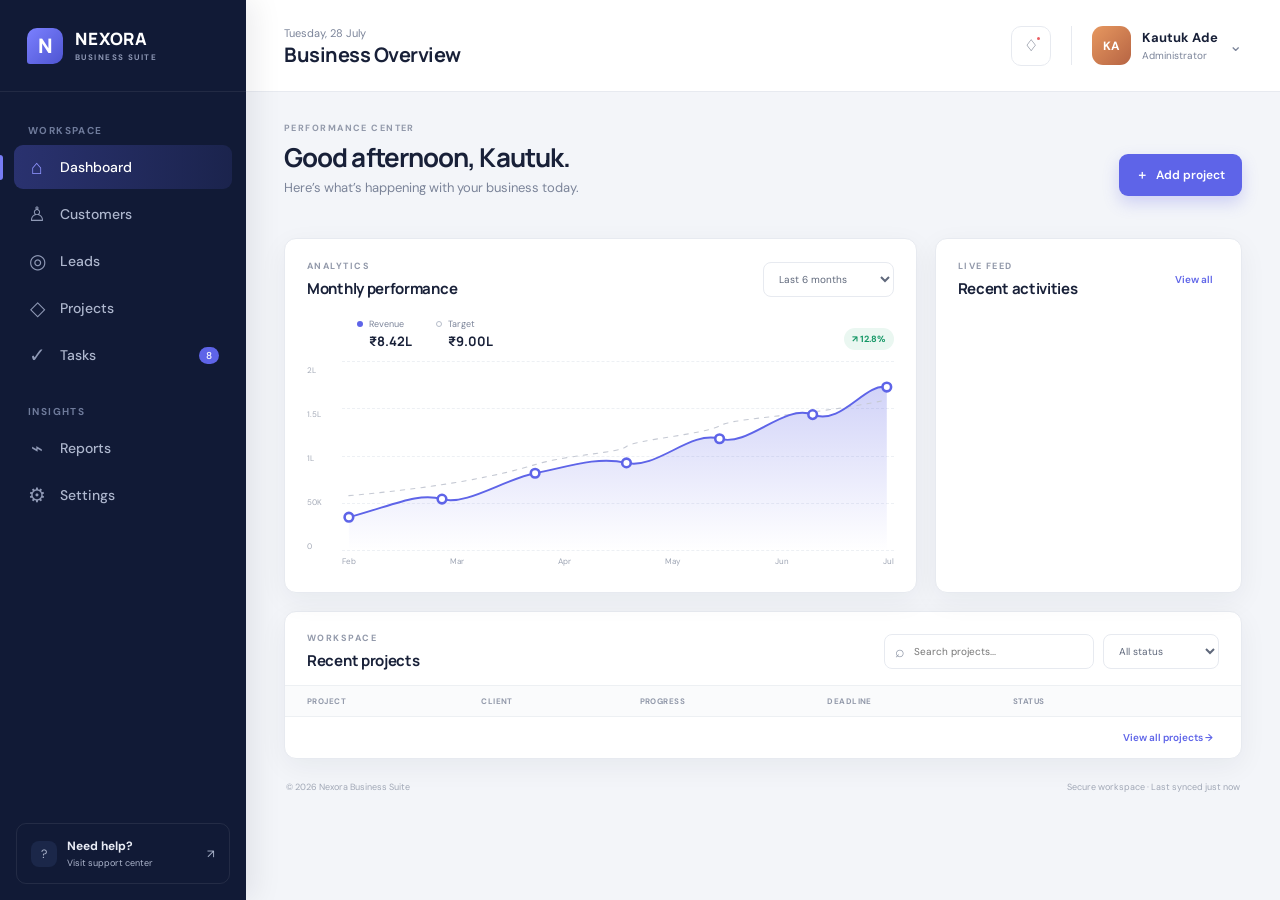
<file: index.html>
<!DOCTYPE html>
<html lang="en">
  <head>
    <meta charset="UTF-8" />
    <meta name="viewport" content="width=device-width, initial-scale=1.0" />
    <meta name="theme-color" content="#101a35" />
    <title>Nexora Business Dashboard</title>
    <link rel="preconnect" href="https://fonts.googleapis.com" />
    <link rel="preconnect" href="https://fonts.gstatic.com" crossorigin />
    <link
      href="https://fonts.googleapis.com/css2?family=DM+Sans:wght@400;500;600;700&family=Manrope:wght@600;700;800&display=swap"
      rel="stylesheet"
    />
    <link rel="stylesheet" href="dashboard.css" />
  </head>
  <body>
    <div class="app-layout">
      <aside class="sidebar" id="sidebar" aria-label="Main navigation">
        <div class="brand">
          <span class="brand-mark" aria-hidden="true">N</span>
          <span class="brand-copy">NEXORA<small>BUSINESS SUITE</small></span>
        </div>

        <nav class="navigation">
          <p class="nav-label">Workspace</p>
          <a class="nav-item active" href="#dashboard" aria-current="page">
            <span class="nav-icon">⌂</span><span>Dashboard</span>
          </a>
          <a class="nav-item" href="#customers">
            <span class="nav-icon">♙</span><span>Customers</span>
          </a>
          <a class="nav-item" href="#leads">
            <span class="nav-icon">◎</span><span>Leads</span>
          </a>
          <a class="nav-item" href="#projects">
            <span class="nav-icon">◇</span><span>Projects</span>
          </a>
          <a class="nav-item" href="#tasks">
            <span class="nav-icon">✓</span><span>Tasks</span>
            <span class="nav-badge">8</span>
          </a>
          <p class="nav-label">Insights</p>
          <a class="nav-item" href="#reports">
            <span class="nav-icon">⌁</span><span>Reports</span>
          </a>
          <a class="nav-item" href="#settings">
            <span class="nav-icon">⚙</span><span>Settings</span>
          </a>
        </nav>

        <div class="sidebar-help">
          <span class="help-icon">?</span>
          <div><strong>Need help?</strong><small>Visit support center</small></div>
          <span aria-hidden="true">↗</span>
        </div>
      </aside>

      <div class="sidebar-overlay" id="sidebarOverlay"></div>

      <main class="main-content" id="dashboard">
        <header class="top-header">
          <div class="header-left">
            <button class="icon-button menu-button" id="menuButton" aria-label="Open navigation" aria-expanded="false">
              <span></span><span></span><span></span>
            </button>
            <div>
              <p class="eyebrow">Tuesday, 28 July</p>
              <h1>Business Overview</h1>
            </div>
          </div>
          <div class="header-actions">
            <button class="icon-button notification-button" aria-label="Notifications">
              <span aria-hidden="true">♢</span><span class="notification-dot"></span>
            </button>
            <div class="profile">
              <span class="avatar">KA</span>
              <span class="profile-copy"><strong>Kautuk Ade</strong><small>Administrator</small></span>
              <span class="profile-chevron" aria-hidden="true">⌄</span>
            </div>
          </div>
        </header>

        <div class="dashboard-content">
          <section class="welcome-section" aria-labelledby="welcomeTitle">
            <div>
              <p class="section-kicker">PERFORMANCE CENTER</p>
              <h2 id="welcomeTitle">Good afternoon, Kautuk.</h2>
              <p>Here’s what’s happening with your business today.</p>
            </div>
            <button class="primary-button"><span>＋</span> Add project</button>
          </section>

          <section class="summary-grid" id="summaryCards" aria-label="Business summary"></section>

          <section class="dashboard-grid">
            <article class="panel performance-panel">
              <div class="panel-header">
                <div>
                  <p class="section-kicker">ANALYTICS</p>
                  <h2>Monthly performance</h2>
                </div>
                <select id="performancePeriod" aria-label="Performance period">
                  <option>Last 6 months</option>
                  <option>This year</option>
                </select>
              </div>
              <div class="chart-metrics">
                <div><span class="legend-dot revenue"></span><small>Revenue</small><strong>₹8.42L</strong></div>
                <div><span class="legend-dot target"></span><small>Target</small><strong>₹9.00L</strong></div>
                <span class="growth-pill">↗ 12.8%</span>
              </div>
              <div class="chart-wrap" aria-label="Revenue trend chart">
                <div class="y-axis"><span>2L</span><span>1.5L</span><span>1L</span><span>50K</span><span>0</span></div>
                <div class="chart">
                  <div class="grid-lines"><i></i><i></i><i></i><i></i><i></i></div>
                  <svg viewBox="0 0 640 220" role="img" aria-label="Revenue rises from February to July">
                    <defs>
                      <linearGradient id="chartFill" x1="0" y1="0" x2="0" y2="1">
                        <stop offset="0%" stop-color="#5b61e6" stop-opacity=".28"/>
                        <stop offset="100%" stop-color="#5b61e6" stop-opacity="0"/>
                      </linearGradient>
                    </defs>
                    <path class="area" d="M8 181 C60 167 88 152 116 160 S188 137 224 130 S295 110 330 118 S404 80 438 90 S512 49 546 62 S606 25 632 30 L632 220 L8 220 Z"/>
                    <path class="line target-line" d="M8 156 C120 146 185 132 224 120 S320 107 330 99 S420 85 438 75 S540 64 632 45"/>
                    <path class="line revenue-line" d="M8 181 C60 167 88 152 116 160 S188 137 224 130 S295 110 330 118 S404 80 438 90 S512 49 546 62 S606 25 632 30"/>
                    <g class="points">
                      <circle cx="8" cy="181" r="5"/><circle cx="116" cy="160" r="5"/><circle cx="224" cy="130" r="5"/>
                      <circle cx="330" cy="118" r="5"/><circle cx="438" cy="90" r="5"/><circle cx="546" cy="62" r="5"/><circle cx="632" cy="30" r="5"/>
                    </g>
                  </svg>
                  <div class="x-axis"><span>Feb</span><span>Mar</span><span>Apr</span><span>May</span><span>Jun</span><span>Jul</span></div>
                </div>
              </div>
            </article>

            <article class="panel activities-panel">
              <div class="panel-header">
                <div><p class="section-kicker">LIVE FEED</p><h2>Recent activities</h2></div>
                <button class="text-button">View all</button>
              </div>
              <div class="activities-list" id="activitiesList"></div>
            </article>
          </section>

          <section class="panel projects-panel" id="projects">
            <div class="projects-heading">
              <div><p class="section-kicker">WORKSPACE</p><h2>Recent projects</h2></div>
              <div class="project-tools">
                <label class="search-box">
                  <span aria-hidden="true">⌕</span>
                  <input id="projectSearch" type="search" placeholder="Search projects..." autocomplete="off" />
                </label>
                <select id="statusFilter" aria-label="Filter projects by status">
                  <option value="All">All status</option>
                  <option value="In Progress">In Progress</option>
                  <option value="Completed">Completed</option>
                  <option value="On Hold">On Hold</option>
                </select>
              </div>
            </div>
            <div class="table-wrap">
              <table>
                <thead><tr><th>Project</th><th>Client</th><th>Progress</th><th>Deadline</th><th>Status</th><th aria-label="Actions"></th></tr></thead>
                <tbody id="projectsTableBody"></tbody>
              </table>
              <div class="empty-state" id="emptyState" hidden>No projects match your search.</div>
            </div>
            <div class="table-footer"><span id="projectCount"></span><button class="text-button">View all projects →</button></div>
          </section>
          <footer>© 2026 Nexora Business Suite <span>Secure workspace · Last synced just now</span></footer>
        </div>
      </main>
    </div>
    <script src="dashboard.js" defer></script>
  </body>
</html>
</file>
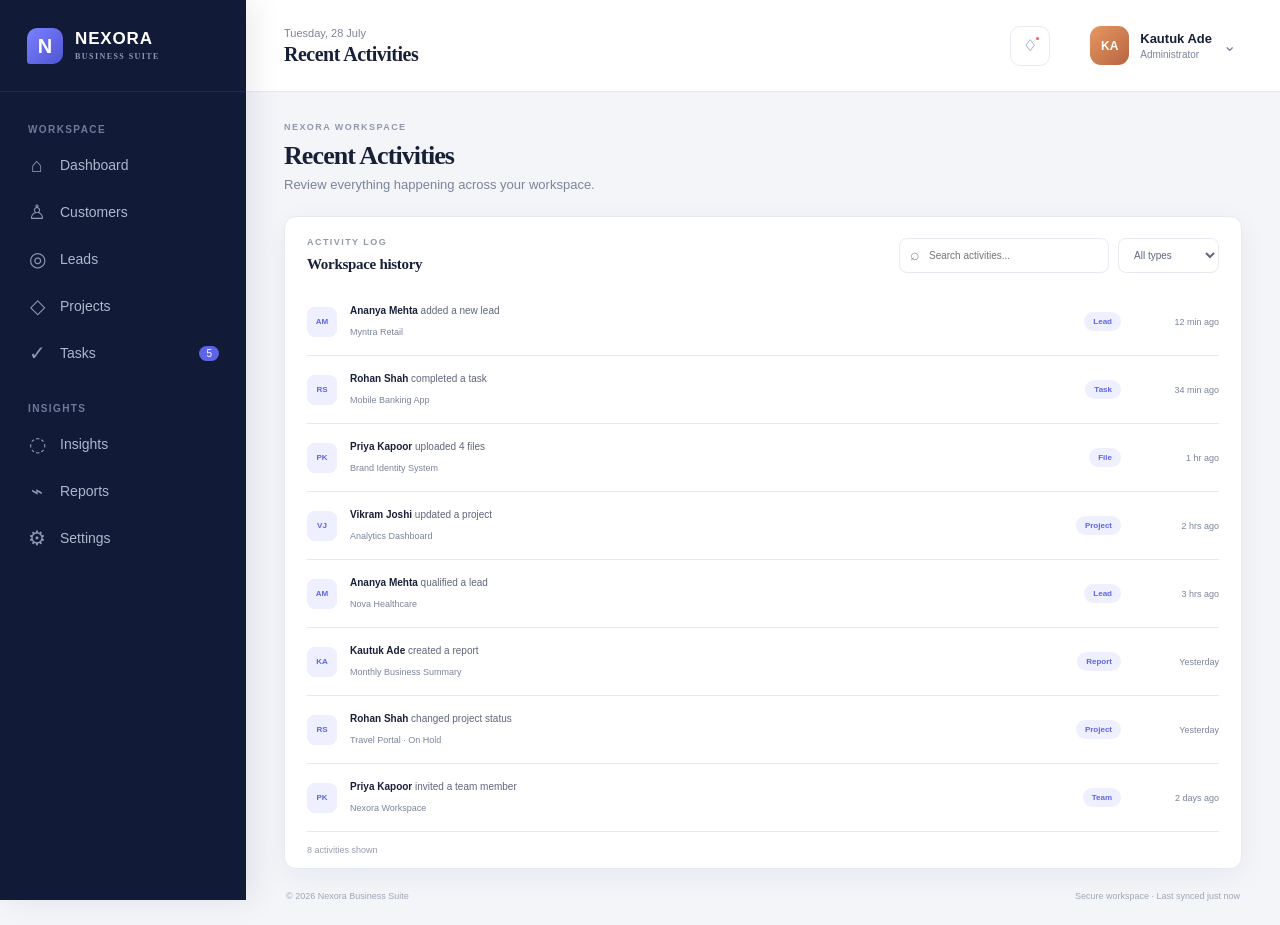
<file: activities.html>
<!DOCTYPE html><html lang="en"><head><meta charset="UTF-8"><meta name="viewport" content="width=device-width,initial-scale=1"><meta name="theme-color" content="#101a35"><title>Recent Activities · Nexora</title><link rel="stylesheet" href="dashboard.css?v=8"></head><body data-page="activities"><script src="pages.js?v=8"></script></body></html>
</file>
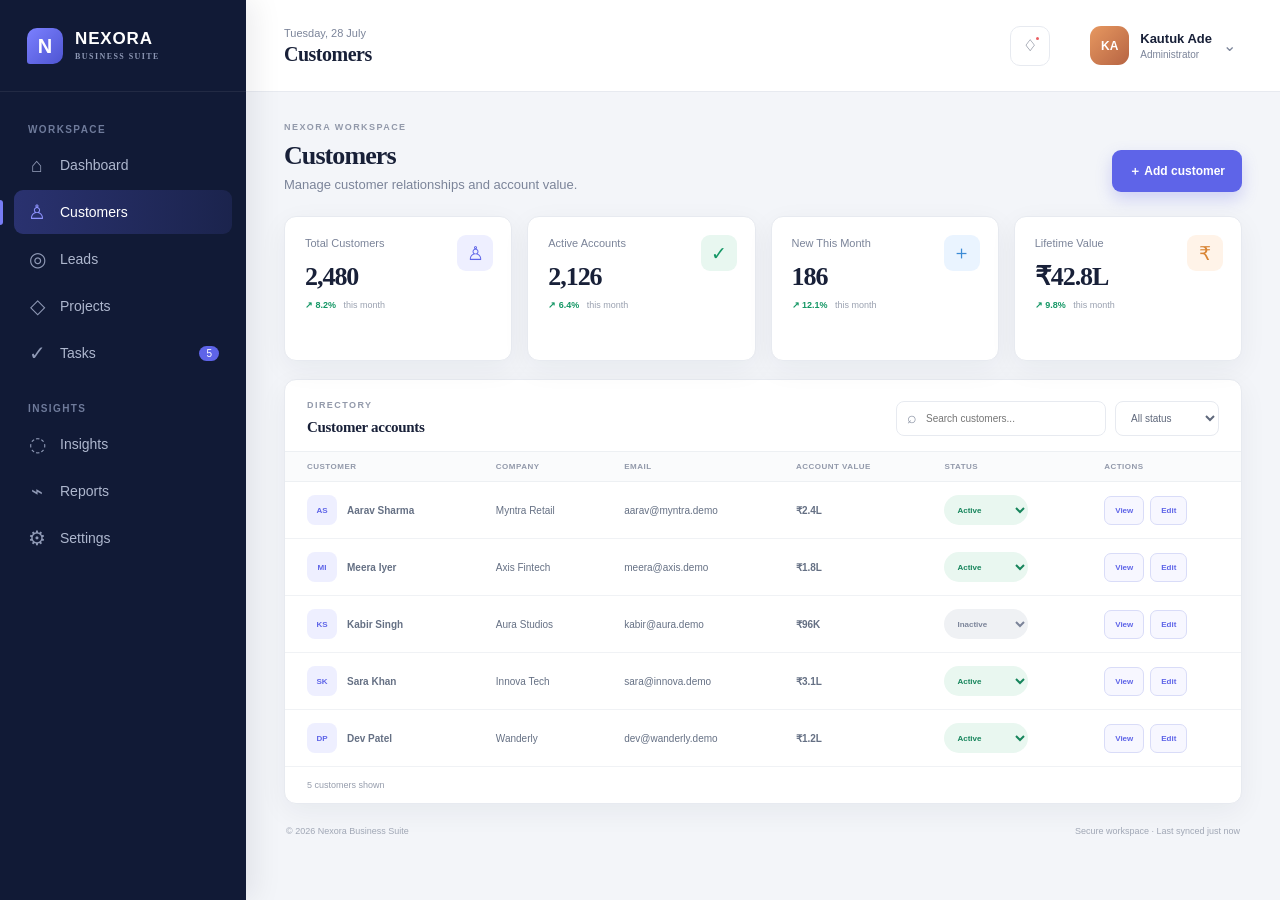
<file: customers.html>
<!DOCTYPE html><html lang="en"><head><meta charset="UTF-8"><meta name="viewport" content="width=device-width,initial-scale=1"><meta name="theme-color" content="#101a35"><title>Customers · Nexora</title><link rel="stylesheet" href="dashboard.css?v=10"></head><body data-page="customers"><script src="pages.js?v=10"></script></body></html>
</file>
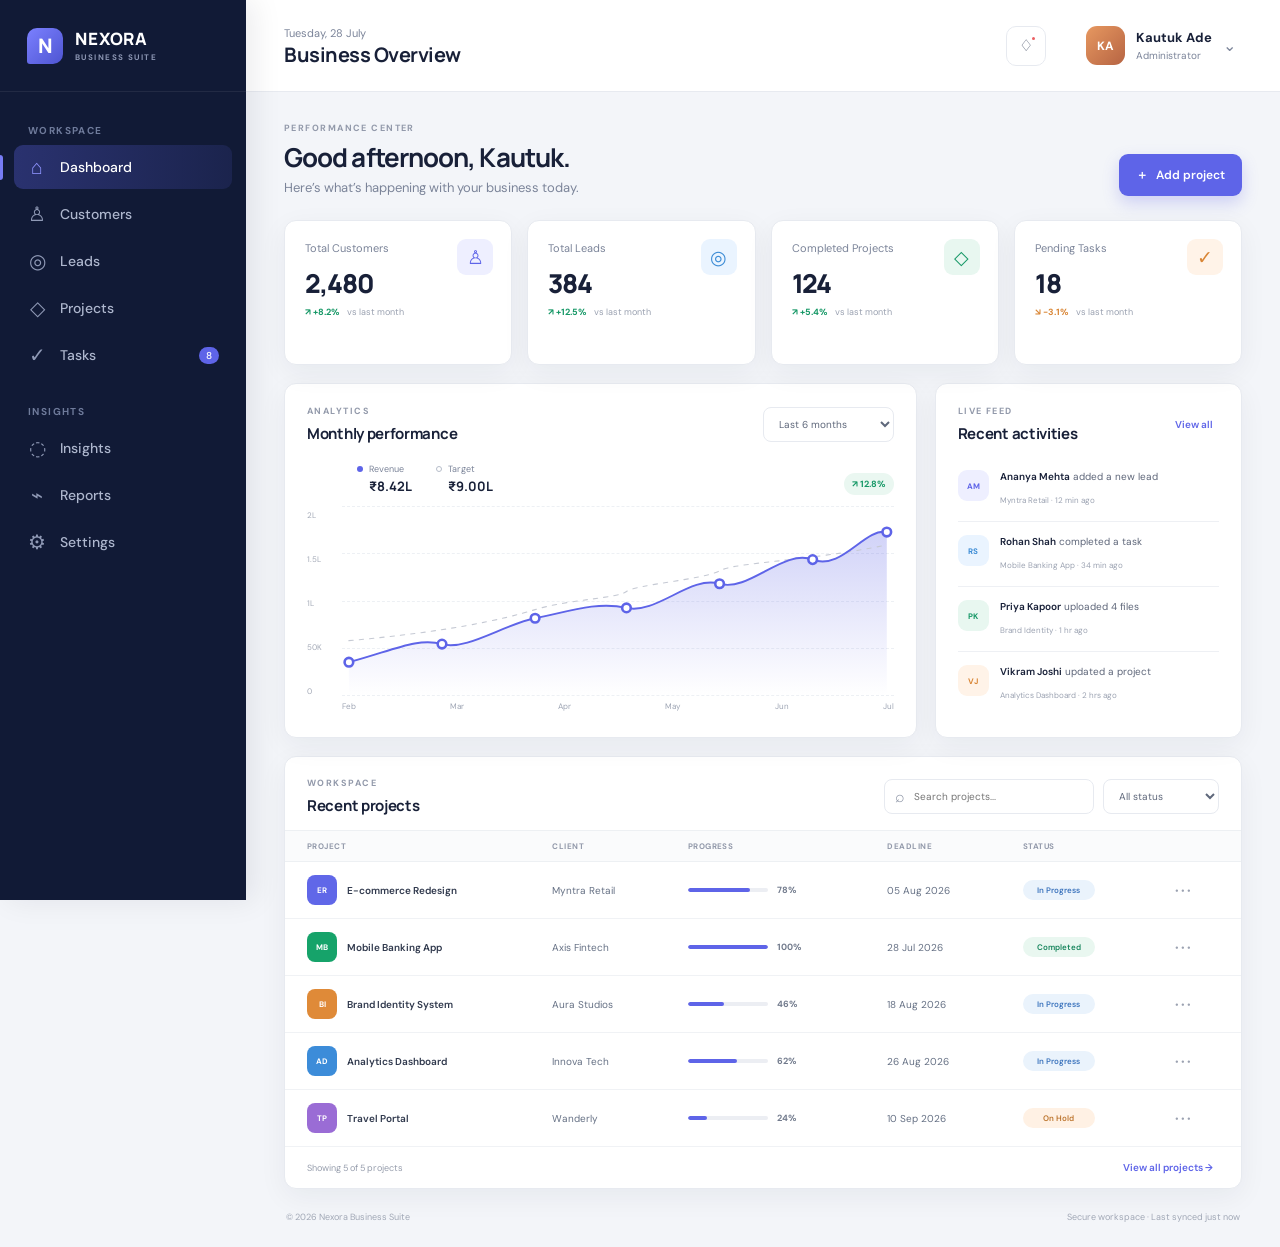
<file: dashboard.html>
<!DOCTYPE html>
<html lang="en">
  <head>
    <meta charset="UTF-8" />
    <meta name="viewport" content="width=device-width, initial-scale=1.0" />
    <meta name="theme-color" content="#101a35" />
    <title>Nexora Business Dashboard</title>
    <link rel="preconnect" href="https://fonts.googleapis.com" />
    <link rel="preconnect" href="https://fonts.gstatic.com" crossorigin />
    <link
      href="https://fonts.googleapis.com/css2?family=DM+Sans:wght@400;500;600;700&family=Manrope:wght@600;700;800&display=swap"
      rel="stylesheet"
    />
    <link rel="stylesheet" href="dashboard.css?v=9" />
  </head>
  <body>
    <div class="app-layout">
      <aside class="sidebar" id="sidebar" aria-label="Main navigation">
        <div class="brand">
          <span class="brand-mark" aria-hidden="true">N</span>
          <span class="brand-copy">NEXORA<small>BUSINESS SUITE</small></span>
        </div>

        <nav class="navigation">
          <p class="nav-label">Workspace</p>
          <a class="nav-item active" href="dashboard.html" aria-current="page">
            <span class="nav-icon">⌂</span><span>Dashboard</span>
          </a>
          <a class="nav-item" href="customers.html">
            <span class="nav-icon">♙</span><span>Customers</span>
          </a>
          <a class="nav-item" href="leads.html">
            <span class="nav-icon">◎</span><span>Leads</span>
          </a>
          <a class="nav-item" href="projects.html">
            <span class="nav-icon">◇</span><span>Projects</span>
          </a>
          <a class="nav-item" href="tasks.html">
            <span class="nav-icon">✓</span><span>Tasks</span>
            <span class="nav-badge">8</span>
          </a>
          <p class="nav-label">Insights</p>
          <a class="nav-item" href="insights.html">
            <span class="nav-icon">◌</span><span>Insights</span>
          </a>
          <a class="nav-item" href="reports.html">
            <span class="nav-icon">⌁</span><span>Reports</span>
          </a>
          <a class="nav-item" href="settings.html">
            <span class="nav-icon">⚙</span><span>Settings</span>
          </a>
        </nav>

      </aside>

      <div class="sidebar-overlay" id="sidebarOverlay"></div>

      <main class="main-content" id="dashboard">
        <header class="top-header">
          <div class="header-left">
            <button class="icon-button menu-button" id="menuButton" aria-label="Open navigation" aria-expanded="false">
              <span></span><span></span><span></span>
            </button>
            <div>
              <p class="eyebrow">Tuesday, 28 July</p>
              <h1>Business Overview</h1>
            </div>
          </div>
          <div class="header-actions">
            <button class="icon-button notification-button" id="notificationButton" aria-label="Notifications" aria-expanded="false">
              <span aria-hidden="true">♢</span><span class="notification-dot"></span>
            </button>
            <button class="profile profile-button" id="profileButton" aria-label="Open profile menu" aria-expanded="false">
              <span class="avatar">KA</span>
              <span class="profile-copy"><strong>Kautuk Ade</strong><small>Administrator</small></span>
              <span class="profile-chevron" aria-hidden="true">⌄</span>
            </button>
            <div class="header-popover notification-popover" id="notificationPopover">
              <div class="popover-heading"><strong>Notifications</strong><button id="markNotificationsRead">Mark all read</button></div>
              <div class="notification-item unread"><span>◎</span><div><strong>New lead assigned</strong><small>BluePeak Foods · 12 min ago</small></div></div>
              <div class="notification-item unread"><span>✓</span><div><strong>Task due today</strong><small>Review homepage wireframes</small></div></div>
              <div class="notification-item"><span>◇</span><div><strong>Project updated</strong><small>Analytics Dashboard · 2 hrs ago</small></div></div>
            </div>
            <div class="header-popover profile-popover" id="profilePopover">
              <div class="profile-card"><span class="avatar large">KA</span><div><strong>Kautuk Ade</strong><small>connect@itcyber.in</small><span class="online-status">● Available</span></div></div>
              <button class="popover-action" id="viewProfileAction"><span>♙</span><span><strong>My profile</strong><small>View personal information</small></span></button>
              <a class="popover-action" href="settings.html"><span>⚙</span><span><strong>Account settings</strong><small>Preferences and security</small></span></a>
              <button class="popover-action danger" id="signOutAction"><span>↪</span><span><strong>Sign out</strong><small>End this demo session</small></span></button>
            </div>
          </div>
        </header>

        <div class="dashboard-content">
          <section class="welcome-section" aria-labelledby="welcomeTitle">
            <div>
              <p class="section-kicker">PERFORMANCE CENTER</p>
              <h2 id="welcomeTitle">Good afternoon, Kautuk.</h2>
              <p>Here’s what’s happening with your business today.</p>
            </div>
            <button class="primary-button" id="dashboardAddProject"><span>＋</span> Add project</button>
          </section>

          <section class="summary-grid" id="summaryCards" aria-label="Business summary"></section>

          <section class="dashboard-grid">
            <article class="panel performance-panel">
              <div class="panel-header">
                <div>
                  <p class="section-kicker">ANALYTICS</p>
                  <h2>Monthly performance</h2>
                </div>
                <select id="performancePeriod" aria-label="Performance period">
                  <option value="sixMonths">Last 6 months</option>
                  <option value="year">This year</option>
                  <option value="quarter">This quarter</option>
                </select>
              </div>
              <div class="chart-metrics">
                <div><span class="legend-dot revenue"></span><small>Revenue</small><strong id="revenueValue">₹8.42L</strong></div>
                <div><span class="legend-dot target"></span><small>Target</small><strong id="targetValue">₹9.00L</strong></div>
                <span class="growth-pill" id="growthValue">↗ 12.8%</span>
              </div>
              <div class="chart-wrap" aria-label="Revenue trend chart">
                <div class="y-axis"><span>2L</span><span>1.5L</span><span>1L</span><span>50K</span><span>0</span></div>
                <div class="chart">
                  <div class="grid-lines"><i></i><i></i><i></i><i></i><i></i></div>
                  <svg viewBox="0 0 640 220" role="img" aria-label="Revenue rises from February to July">
                    <defs>
                      <linearGradient id="chartFill" x1="0" y1="0" x2="0" y2="1">
                        <stop offset="0%" stop-color="#5b61e6" stop-opacity=".28"/>
                        <stop offset="100%" stop-color="#5b61e6" stop-opacity="0"/>
                      </linearGradient>
                    </defs>
                    <path class="area" id="chartArea" d="M8 181 C60 167 88 152 116 160 S188 137 224 130 S295 110 330 118 S404 80 438 90 S512 49 546 62 S606 25 632 30 L632 220 L8 220 Z"/>
                    <path class="line target-line" id="targetPath" d="M8 156 C120 146 185 132 224 120 S320 107 330 99 S420 85 438 75 S540 64 632 45"/>
                    <path class="line revenue-line" id="revenuePath" d="M8 181 C60 167 88 152 116 160 S188 137 224 130 S295 110 330 118 S404 80 438 90 S512 49 546 62 S606 25 632 30"/>
                    <g class="points">
                      <circle cx="8" cy="181" r="5"/><circle cx="116" cy="160" r="5"/><circle cx="224" cy="130" r="5"/>
                      <circle cx="330" cy="118" r="5"/><circle cx="438" cy="90" r="5"/><circle cx="546" cy="62" r="5"/><circle cx="632" cy="30" r="5"/>
                    </g>
                  </svg>
                  <div class="x-axis" id="chartLabels"><span>Feb</span><span>Mar</span><span>Apr</span><span>May</span><span>Jun</span><span>Jul</span></div>
                </div>
              </div>
            </article>

            <article class="panel activities-panel">
              <div class="panel-header">
                <div><p class="section-kicker">LIVE FEED</p><h2>Recent activities</h2></div>
                <button class="text-button" id="viewAllActivities" aria-label="View all activities">View all</button>
              </div>
              <div class="activities-list" id="activitiesList"></div>
            </article>
          </section>

          <section class="panel projects-panel" id="projects">
            <div class="projects-heading">
              <div><p class="section-kicker">WORKSPACE</p><h2>Recent projects</h2></div>
              <div class="project-tools">
                <label class="search-box">
                  <span aria-hidden="true">⌕</span>
                  <input id="projectSearch" type="search" placeholder="Search projects..." autocomplete="off" />
                </label>
                <select id="statusFilter" aria-label="Filter projects by status">
                  <option value="All">All status</option>
                  <option value="In Progress">In Progress</option>
                  <option value="Completed">Completed</option>
                  <option value="On Hold">On Hold</option>
                </select>
              </div>
            </div>
            <div class="table-wrap">
              <table>
                <thead><tr><th>Project</th><th>Client</th><th>Progress</th><th>Deadline</th><th>Status</th><th aria-label="Actions"></th></tr></thead>
                <tbody id="projectsTableBody"></tbody>
              </table>
              <div class="empty-state" id="emptyState" hidden>No projects match your search.</div>
            </div>
            <div class="table-footer"><span id="projectCount"></span><button class="text-button" id="viewAllProjects">View all projects →</button></div>
          </section>
          <footer>© 2026 Nexora Business Suite <span>Secure workspace · Last synced just now</span></footer>
        </div>
      </main>
    </div>
    <script src="dashboard.js?v=9" defer></script>
  </body>
</html>
</file>
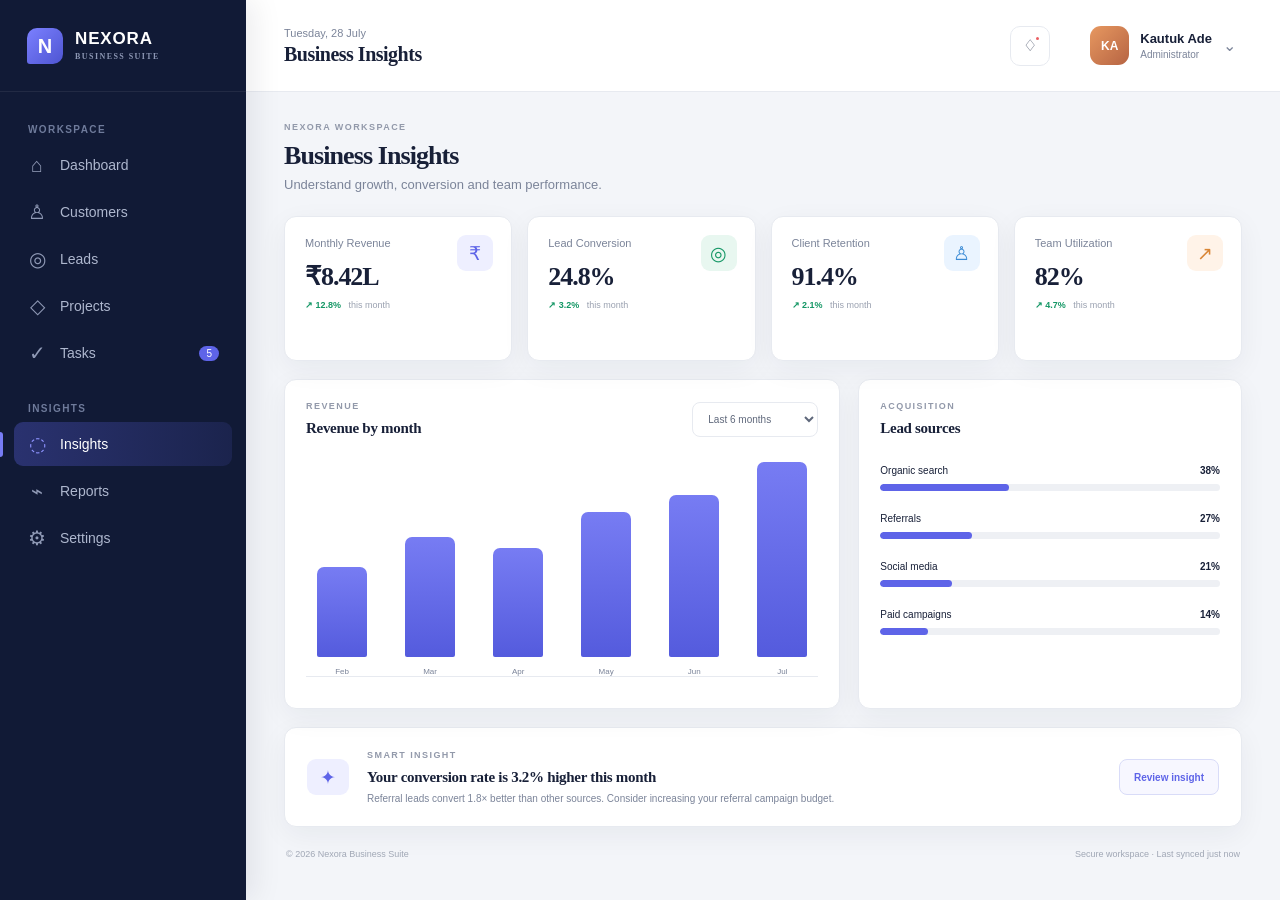
<file: insights.html>
<!DOCTYPE html><html lang="en"><head><meta charset="UTF-8"><meta name="viewport" content="width=device-width,initial-scale=1"><meta name="theme-color" content="#101a35"><title>Insights · Nexora</title><link rel="stylesheet" href="dashboard.css?v=8"></head><body data-page="insights"><script src="pages.js?v=8"></script></body></html>
</file>
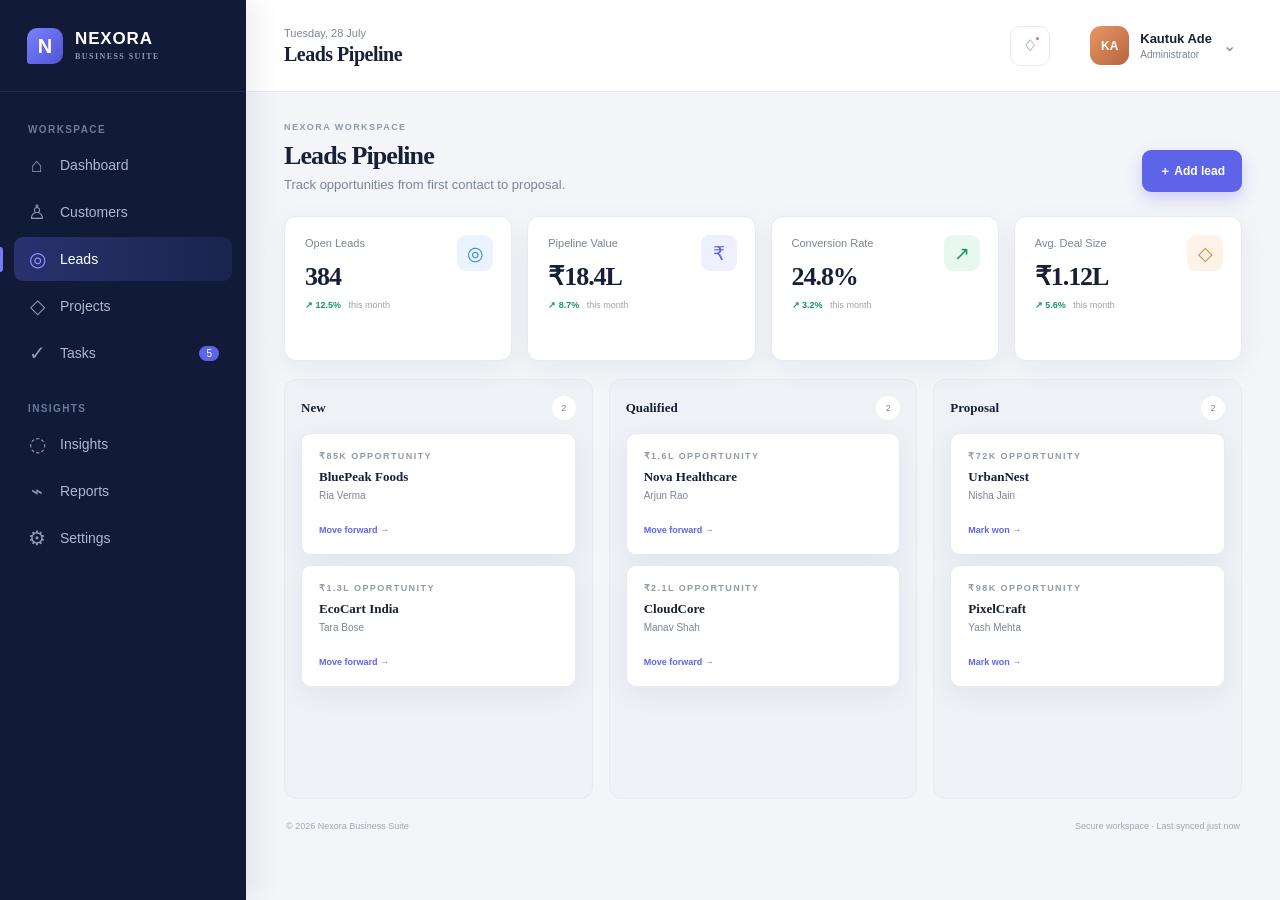
<file: leads.html>
<!DOCTYPE html><html lang="en"><head><meta charset="UTF-8"><meta name="viewport" content="width=device-width,initial-scale=1"><meta name="theme-color" content="#101a35"><title>Leads · Nexora</title><link rel="stylesheet" href="dashboard.css?v=8"></head><body data-page="leads"><script src="pages.js?v=8"></script></body></html>
</file>
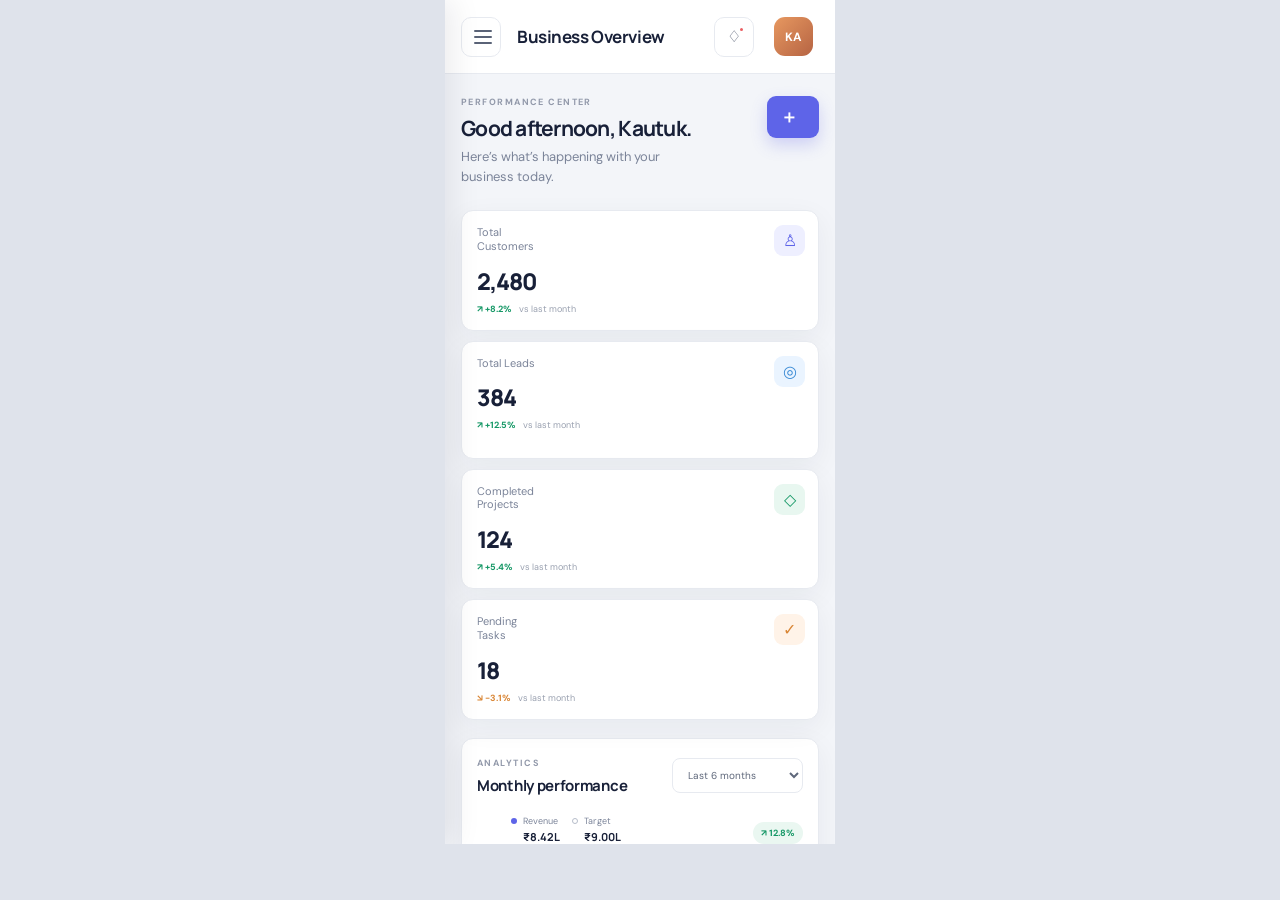
<file: mobile-preview.html>
<!DOCTYPE html>
<html lang="en">
  <head>
    <meta charset="UTF-8" />
    <title>Nexora Dashboard Mobile Preview</title>
    <style>
      * { box-sizing: border-box; }
      body { margin: 0; background: #dfe3eb; }
      iframe {
        display: block;
        width: 390px;
        height: 844px;
        margin: 0 auto;
        border: 0;
        background: #f3f5f9;
      }
    </style>
  </head>
  <body>
    <iframe src="/dashboard.html" title="Mobile dashboard preview"></iframe>
  </body>
</html>
</file>
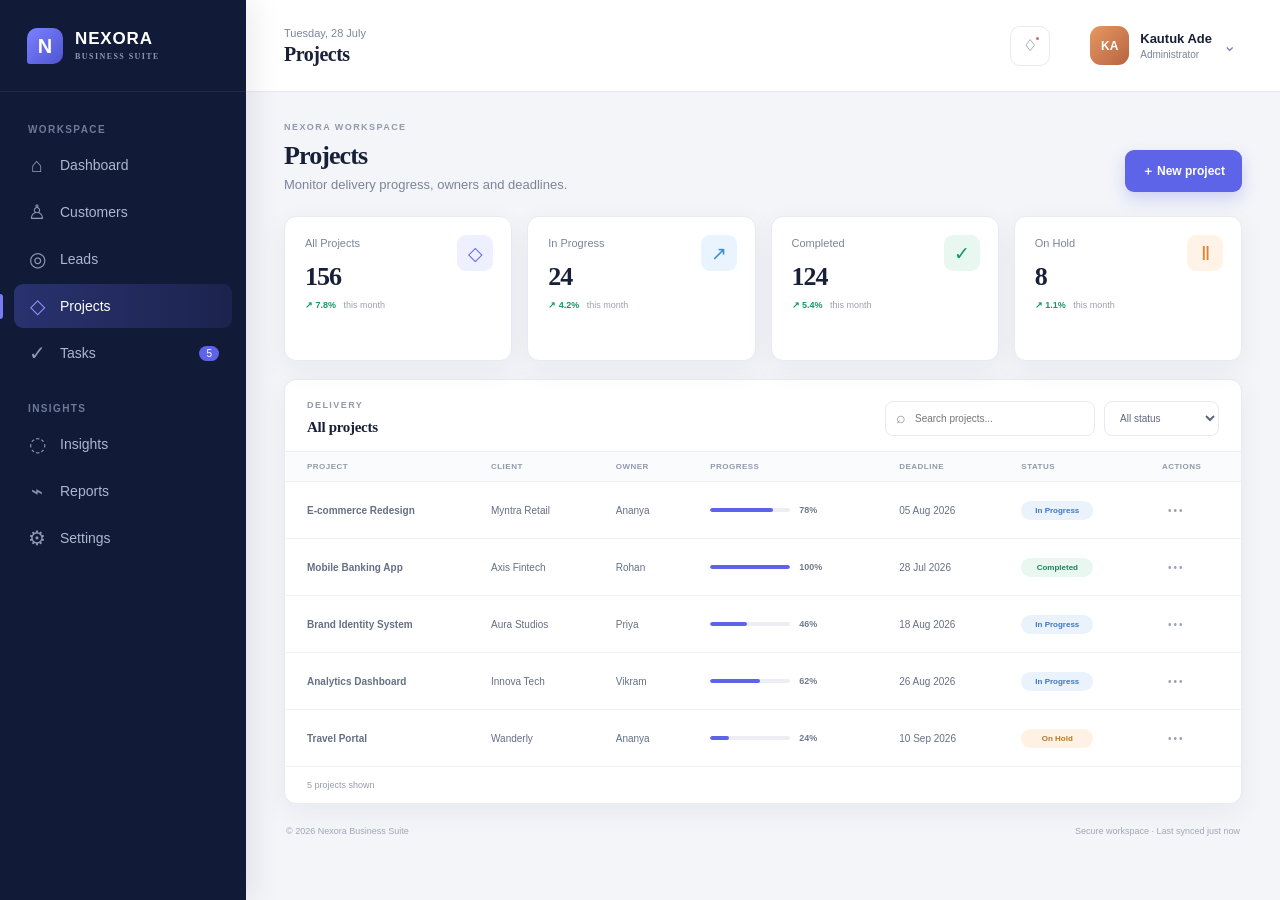
<file: projects.html>
<!DOCTYPE html><html lang="en"><head><meta charset="UTF-8"><meta name="viewport" content="width=device-width,initial-scale=1"><meta name="theme-color" content="#101a35"><title>Projects · Nexora</title><link rel="stylesheet" href="dashboard.css?v=9"></head><body data-page="projects"><script src="pages.js?v=9"></script></body></html>
</file>
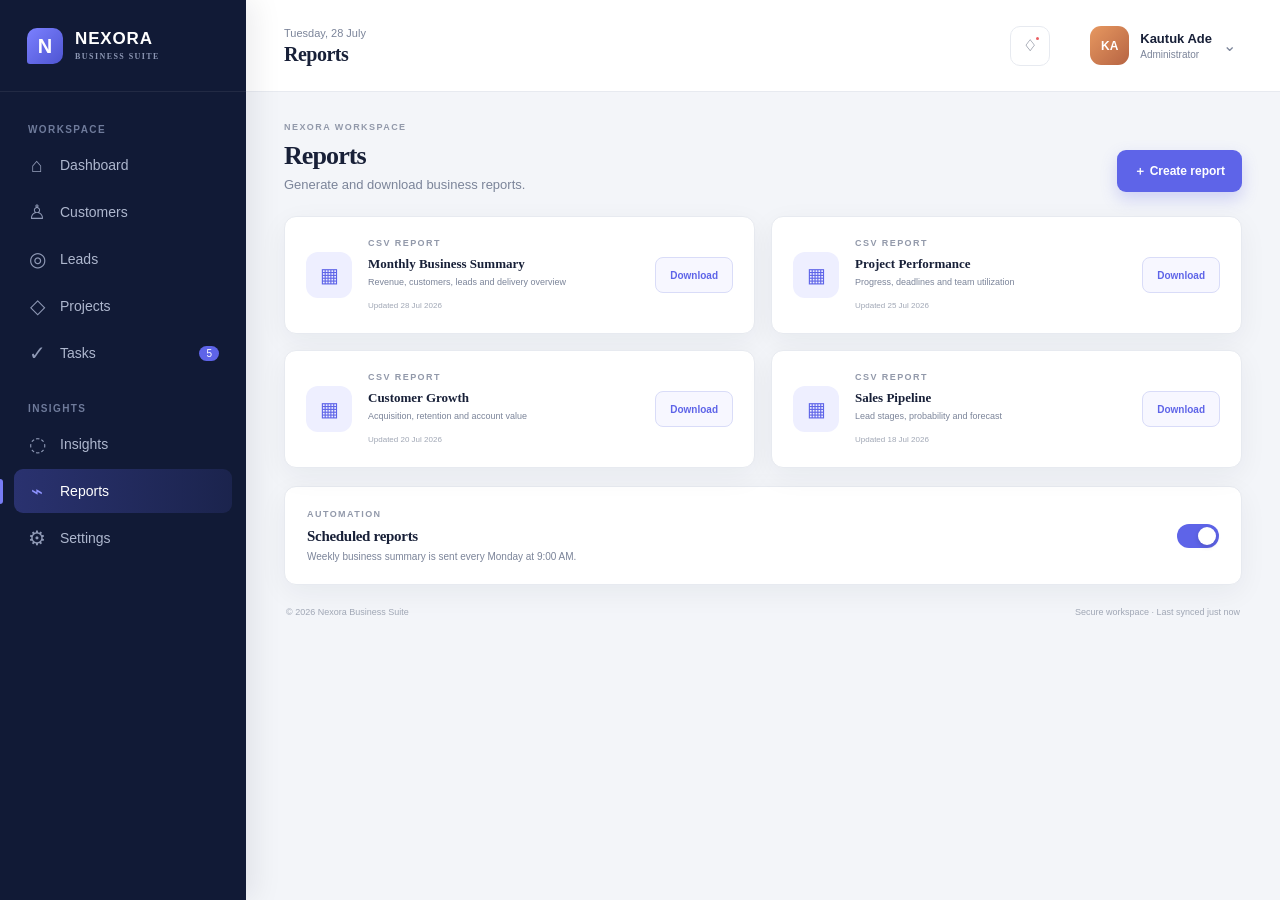
<file: reports.html>
<!DOCTYPE html><html lang="en"><head><meta charset="UTF-8"><meta name="viewport" content="width=device-width,initial-scale=1"><meta name="theme-color" content="#101a35"><title>Reports · Nexora</title><link rel="stylesheet" href="dashboard.css?v=10"></head><body data-page="reports"><script src="pages.js?v=10"></script></body></html>
</file>
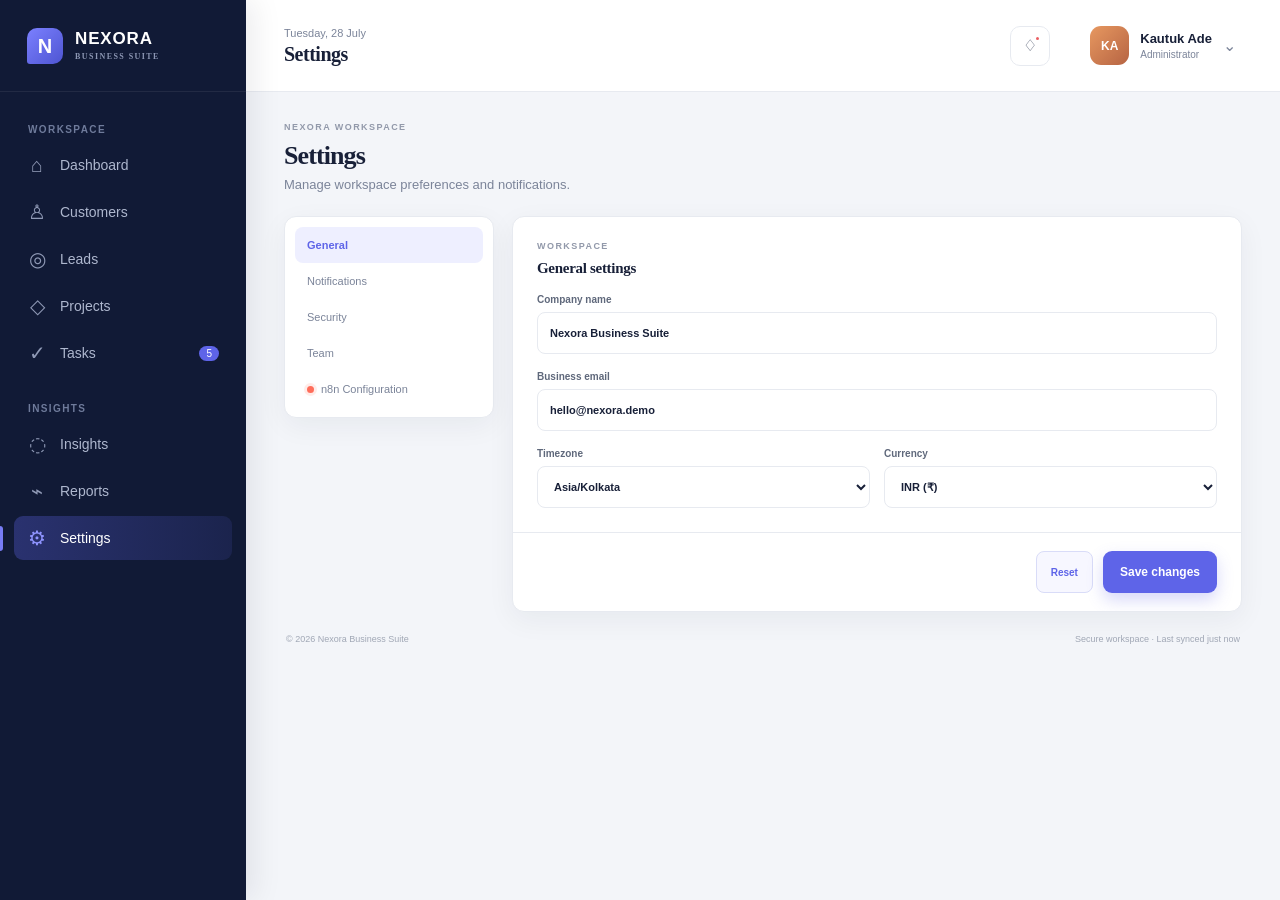
<file: settings.html>
<!DOCTYPE html><html lang="en"><head><meta charset="UTF-8"><meta name="viewport" content="width=device-width,initial-scale=1"><meta name="theme-color" content="#101a35"><title>Settings · Nexora</title><link rel="stylesheet" href="dashboard.css?v=9"></head><body data-page="settings"><script src="pages.js?v=9"></script></body></html>
</file>
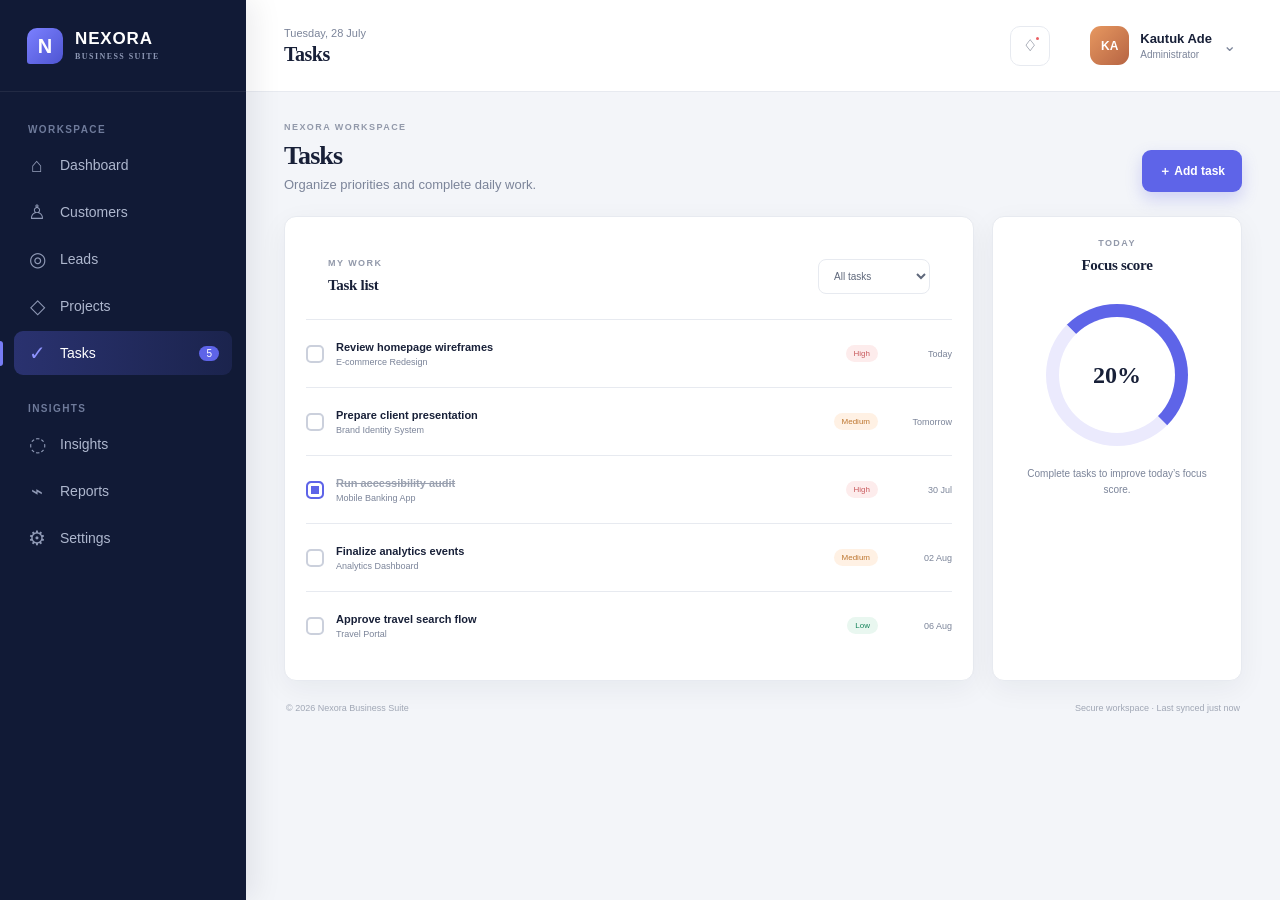
<file: tasks.html>
<!DOCTYPE html><html lang="en"><head><meta charset="UTF-8"><meta name="viewport" content="width=device-width,initial-scale=1"><meta name="theme-color" content="#101a35"><title>Tasks · Nexora</title><link rel="stylesheet" href="dashboard.css?v=8"></head><body data-page="tasks"><script src="pages.js?v=8"></script></body></html>
</file>
<file: dashboard.css>
:root {
  --navy: #111a36;
  --navy-soft: #1b2749;
  --page: #f3f5f9;
  --panel: #ffffff;
  --text: #182038;
  --muted: #7b8499;
  --border: #e7eaf0;
  --primary: #5e64e8;
  --green: #149765;
  --orange: #d98534;
  --shadow: 0 8px 28px rgba(23, 32, 62, .055);
}

* { box-sizing: border-box; }
html { scroll-behavior: smooth; }
body {
  margin: 0;
  color: var(--text);
  background: var(--page);
  font-family: "DM Sans", sans-serif;
  -webkit-font-smoothing: antialiased;
}
button, input, select { font: inherit; }
button, select { cursor: pointer; }
button:focus-visible, input:focus-visible, select:focus-visible, a:focus-visible {
  outline: 3px solid rgba(94, 100, 232, .28);
  outline-offset: 2px;
}

.app-layout { min-height: 100vh; }
.sidebar {
  position: fixed;
  inset: 0 auto 0 0;
  z-index: 20;
  display: flex;
  width: 246px;
  flex-direction: column;
  color: #fff;
  background: var(--navy);
  box-shadow: 8px 0 28px rgba(11, 18, 40, .08);
}
.brand {
  display: flex;
  min-height: 92px;
  align-items: center;
  gap: 12px;
  padding: 0 27px;
  border-bottom: 1px solid rgba(255,255,255,.07);
}
.brand-mark {
  display: grid;
  width: 36px;
  height: 36px;
  place-items: center;
  border-radius: 10px 10px 10px 3px;
  background: linear-gradient(135deg, #7b80ff, #4e55d2);
  font: 800 20px/1 "Manrope", sans-serif;
}
.brand-copy { font: 800 17px/1 "Manrope", sans-serif; letter-spacing: .05em; }
.brand-copy small { display: block; margin-top: 6px; color: #8e98b5; font: 700 8px/1 "DM Sans"; letter-spacing: .18em; }
.navigation { flex: 1; padding: 22px 14px; }
.nav-label { margin: 10px 14px 8px; color: #6f7b9b; font-size: 10px; font-weight: 700; letter-spacing: .14em; text-transform: uppercase; }
.nav-label:not(:first-child) { margin-top: 28px; }
.nav-item {
  position: relative;
  display: flex;
  align-items: center;
  gap: 13px;
  min-height: 44px;
  margin: 3px 0;
  padding: 0 13px;
  color: #aeb7ce;
  border-radius: 9px;
  text-decoration: none;
  font-size: 14px;
  font-weight: 500;
  transition: .2s ease;
}
.nav-item:hover { color: #fff; background: rgba(255,255,255,.055); transform: translateX(2px); }
.nav-item.active { color: #fff; background: linear-gradient(90deg, rgba(94,100,232,.32), rgba(94,100,232,.13)); }
.nav-item.active::before { position: absolute; left: -14px; width: 3px; height: 25px; border-radius: 0 3px 3px 0; background: #777cf5; content: ""; }
.nav-icon { display: grid; width: 20px; place-items: center; color: #909ab6; font-size: 20px; }
.active .nav-icon { color: #8f94ff; }
.nav-badge { margin-left: auto; padding: 2px 7px; border-radius: 10px; color: #fff; background: #5e64e8; font-size: 10px; }
.sidebar-help { display: flex; align-items: center; gap: 10px; margin: 16px; padding: 14px; color: #aeb7ce; border: 1px solid rgba(255,255,255,.08); border-radius: 10px; font-size: 12px; }
.sidebar-help div { flex: 1; }
.sidebar-help strong, .sidebar-help small { display: block; }
.sidebar-help strong { color: #e8ebf4; }
.sidebar-help small { margin-top: 3px; font-size: 9px; }
.help-icon { display: grid; width: 26px; height: 26px; place-items: center; border-radius: 8px; background: var(--navy-soft); }

.main-content { min-height: 100vh; margin-left: 246px; }
.top-header {
  position: sticky;
  top: 0;
  z-index: 10;
  display: flex;
  min-height: 92px;
  align-items: center;
  justify-content: space-between;
  padding: 0 38px;
  background: rgba(255,255,255,.94);
  border-bottom: 1px solid var(--border);
  backdrop-filter: blur(12px);
}
.header-left, .header-actions, .profile { display: flex; align-items: center; }
.header-left { gap: 16px; }
.eyebrow { margin: 0 0 5px; color: var(--muted); font-size: 11px; }
h1 { margin: 0; font: 700 20px/1 "Manrope"; letter-spacing: -.025em; }
.header-actions { gap: 20px; }
.icon-button { position: relative; display: grid; width: 40px; height: 40px; place-items: center; border: 1px solid var(--border); border-radius: 10px; color: #5a6377; background: #fff; }
.notification-dot { position: absolute; top: 8px; right: 8px; width: 7px; height: 7px; border: 2px solid #fff; border-radius: 50%; background: #eb5f63; }
.profile { gap: 11px; padding-left: 20px; border-left: 1px solid var(--border); }
.profile-button { color: inherit; border: 0; background: transparent; cursor: pointer; text-align: left; }
.avatar { display: grid; width: 39px; height: 39px; place-items: center; border-radius: 11px; color: #fff; background: linear-gradient(135deg, #e79860, #b66443); font-size: 12px; font-weight: 700; }
.profile-copy strong, .profile-copy small { display: block; }
.profile-copy strong { font-size: 13px; }
.profile-copy small { margin-top: 3px; color: var(--muted); font-size: 10px; }
.profile-chevron { color: var(--muted); }
.header-actions { position: relative; }
.header-popover { position: absolute; top: 54px; right: 0; z-index: 40; display: none; width: 310px; overflow: hidden; border: 1px solid var(--border); border-radius: 12px; background: #fff; box-shadow: 0 18px 48px rgba(17,26,54,.18); }
.header-popover.open { display: block; animation: popoverIn .16s ease; }
.notification-popover { right: 190px; }
.popover-heading { display: flex; align-items: center; justify-content: space-between; padding: 15px 17px; border-bottom: 1px solid var(--border); }
.popover-heading strong { font: 700 12px "Manrope"; }
.popover-heading button { padding: 0; color: var(--primary); border: 0; background: transparent; font-size: 8px; font-weight: 700; }
.notification-item { position: relative; display: flex; gap: 11px; padding: 13px 17px; border-bottom: 1px solid #f0f2f5; }
.notification-item > span { display: grid; width: 30px; height: 30px; flex: 0 0 30px; place-items: center; color: var(--primary); border-radius: 8px; background: #eeefff; }
.notification-item strong, .notification-item small { display: block; }
.notification-item strong { font-size: 9px; }
.notification-item small { margin-top: 4px; color: var(--muted); font-size: 8px; }
.notification-item.unread::after { position: absolute; top: 16px; right: 14px; width: 6px; height: 6px; border-radius: 50%; background: var(--primary); content: ""; }
.profile-card { display: flex; gap: 12px; padding: 17px; color: #fff; background: var(--navy); }
.profile-card .avatar.large { width: 44px; height: 44px; }
.profile-card strong, .profile-card small, .online-status { display: block; }
.profile-card strong { font-size: 11px; }
.profile-card small { margin: 3px 0 6px; color: #aeb7ce; font-size: 8px; }
.online-status { color: #73d7a6; font-size: 8px; }
.popover-action { display: flex; width: 100%; align-items: center; gap: 12px; padding: 12px 17px; color: var(--text); border: 0; border-bottom: 1px solid #f0f2f5; background: #fff; text-align: left; text-decoration: none; }
.popover-action:hover { background: #fafbff; }
.popover-action > span:first-child { color: var(--primary); font-size: 17px; }
.popover-action strong, .popover-action small { display: block; }
.popover-action strong { font-size: 9px; }
.popover-action small { margin-top: 3px; color: var(--muted); font-size: 8px; }
.popover-action.danger, .popover-action.danger > span:first-child { color: #cb5c60; }
.profile-detail { padding: 22px; text-align: center; }
.profile-large { width: 58px; height: 58px; margin: 0 auto; }
.profile-detail h3 { margin: 10px 0 3px; font: 700 14px "Manrope"; }
.profile-detail > p { margin: 0 0 16px; color: var(--muted); font-size: 8px; }
.profile-detail dl { margin: 0 0 16px; text-align: left; }
.profile-detail dl div { display: flex; justify-content: space-between; padding: 8px 0; border-top: 1px solid var(--border); font-size: 8px; }
.profile-detail dt { color: var(--muted); }
.profile-detail dd { margin: 0; font-weight: 600; }
.profile-detail .available { color: var(--green); }
@keyframes popoverIn { from { opacity: 0; transform: translateY(-5px); } to { opacity: 1; transform: translateY(0); } }
.menu-button { display: none; padding: 10px; }
.menu-button span { width: 18px; height: 2px; margin: 2px; border-radius: 2px; background: currentColor; }

.dashboard-content { width: min(1440px, 100%); margin: auto; padding: 30px 38px 24px; }
.welcome-section { display: flex; align-items: flex-end; justify-content: space-between; margin-bottom: 24px; }
.section-kicker { margin: 0 0 8px; color: #9299aa; font-size: 9px; font-weight: 700; letter-spacing: .16em; }
.welcome-section h2 { margin: 0 0 6px; font: 700 26px/1.2 "Manrope"; letter-spacing: -.035em; }
.welcome-section p:not(.section-kicker) { margin: 0; color: var(--muted); font-size: 13px; }
.primary-button { display: flex; align-items: center; gap: 8px; height: 42px; padding: 0 17px; color: #fff; border: 0; border-radius: 9px; background: var(--primary); box-shadow: 0 7px 16px rgba(94,100,232,.25); font-size: 12px; font-weight: 600; transition: .2s; }
.primary-button:hover { transform: translateY(-2px); box-shadow: 0 9px 20px rgba(94,100,232,.34); }

.summary-grid { display: grid; grid-template-columns: repeat(4, 1fr); gap: 15px; margin-bottom: 18px; }
.summary-card, .panel { background: var(--panel); border: 1px solid var(--border); box-shadow: var(--shadow); }
.summary-card { position: relative; min-height: 145px; padding: 20px 20px 17px; border-radius: 12px; }
.card-icon { position: absolute; top: 18px; right: 18px; display: grid; width: 36px; height: 36px; place-items: center; border-radius: 9px; font-size: 19px; }
.card-icon.violet, .activity-avatar.violet { color: #5e64e8; background: #eeefff; }
.card-icon.blue, .activity-avatar.blue { color: #3b8bd5; background: #eaf4ff; }
.card-icon.green, .activity-avatar.green { color: #149765; background: #e8f7f0; }
.card-icon.orange, .activity-avatar.orange { color: #d98534; background: #fff3e8; }
.card-top { display: flex; align-items: center; justify-content: space-between; }
.card-top p { margin: 0; color: var(--muted); font-size: 11px; }
.card-top button { display: none; border: 0; background: transparent; }
.card-value { margin: 15px 0 10px; font: 800 26px/1 "Manrope"; letter-spacing: -.04em; }
.card-change { color: #9aa1b0; font-size: 9px; }
.card-change span { margin-right: 5px; font-weight: 700; }
.card-change.up span { color: var(--green); }
.card-change.down span { color: var(--orange); }

.dashboard-grid { display: grid; grid-template-columns: minmax(0, 1.75fr) minmax(280px, .85fr); gap: 18px; margin-bottom: 18px; }
.panel { border-radius: 12px; }
.performance-panel, .activities-panel { min-height: 335px; padding: 21px 22px; }
.panel-header, .projects-heading { display: flex; align-items: center; justify-content: space-between; }
.panel h2 { margin: 0; font: 700 15px/1.2 "Manrope"; letter-spacing: -.02em; }
select { height: 35px; padding: 0 30px 0 11px; color: #5f687b; border: 1px solid var(--border); border-radius: 8px; background: #fff; font-size: 10px; }
.chart-metrics { display: flex; align-items: end; gap: 24px; margin: 20px 0 11px 50px; }
.chart-metrics div { display: grid; grid-template-columns: auto auto; align-items: center; column-gap: 6px; }
.chart-metrics small { color: var(--muted); font-size: 9px; }
.chart-metrics strong { grid-column: 2; margin-top: 2px; font: 700 13px "Manrope"; }
.legend-dot { width: 6px; height: 6px; border-radius: 50%; }
.legend-dot.revenue { background: var(--primary); }
.legend-dot.target { border: 1px solid #b6bdca; }
.growth-pill { margin-left: auto; padding: 5px 8px; color: var(--green); border-radius: 12px; background: #eaf7f1; font-size: 9px; font-weight: 700; }
.chart-wrap { display: flex; height: 210px; }
.y-axis { display: flex; width: 35px; flex-direction: column; justify-content: space-between; padding: 4px 0 20px; color: #a4aab7; font-size: 8px; }
.chart { position: relative; flex: 1; min-width: 0; }
.grid-lines { position: absolute; inset: 0 0 20px; display: flex; flex-direction: column; justify-content: space-between; }
.grid-lines i { display: block; border-top: 1px dashed #edf0f4; }
.chart svg { position: relative; z-index: 1; width: 100%; height: calc(100% - 20px); overflow: visible; }
.area { fill: url(#chartFill); }
.line { fill: none; stroke-linecap: round; stroke-linejoin: round; stroke-width: 2.2; }
.revenue-line { stroke: var(--primary); }
.target-line { stroke: #c6cad4; stroke-dasharray: 5 7; stroke-width: 1.3; }
.points circle { fill: #fff; stroke: var(--primary); stroke-width: 3; }
.x-axis { display: flex; justify-content: space-between; color: #9da4b3; font-size: 8px; }
.text-button { color: var(--primary); border: 0; background: transparent; font-size: 10px; font-weight: 600; }
.activities-list { margin-top: 14px; }
.activity { display: flex; gap: 11px; padding: 13px 0; border-top: 1px solid #eef0f4; }
.activity:first-child { border-top: 0; }
.activity-avatar { display: grid; width: 31px; height: 31px; flex: 0 0 31px; place-items: center; border-radius: 9px; font-size: 8px; font-weight: 700; }
.activity p { margin: 0 0 4px; color: #5e6679; font-size: 10px; }
.activity p strong { color: var(--text); font-weight: 600; }
.activity small { color: #9ba2b1; font-size: 8px; }

.projects-panel { overflow: hidden; }
.projects-heading { padding: 20px 22px 15px; }
.project-tools { display: flex; gap: 9px; }
.search-box { display: flex; width: 210px; height: 35px; align-items: center; gap: 7px; padding: 0 10px; color: #8b93a4; border: 1px solid var(--border); border-radius: 8px; }
.search-box:focus-within { border-color: #aeb2f1; box-shadow: 0 0 0 3px rgba(94,100,232,.08); }
.search-box input { width: 100%; border: 0; outline: 0; color: var(--text); font-size: 10px; }
.table-wrap { overflow-x: auto; }
table { width: 100%; border-collapse: collapse; white-space: nowrap; }
th { padding: 10px 22px; color: #9299aa; background: #fafbfc; border-block: 1px solid #edf0f3; font-size: 8px; letter-spacing: .06em; text-align: left; text-transform: uppercase; }
td { height: 57px; padding: 8px 22px; color: #657084; border-bottom: 1px solid #f0f2f5; font-size: 10px; }
.project-name { display: flex; align-items: center; gap: 10px; }
.project-name strong { color: #30394d; font-size: 10px; font-weight: 600; }
.project-logo { display: grid; width: 30px; height: 30px; place-items: center; color: #fff; border-radius: 8px; background: var(--logo-color); font-size: 8px; font-weight: 700; }
.progress-cell { display: flex; align-items: center; gap: 9px; }
.progress-track { width: 80px; height: 4px; overflow: hidden; border-radius: 5px; background: #eceef3; }
.progress-track i { display: block; height: 100%; border-radius: inherit; background: var(--primary); }
.progress-cell strong { color: #717a8c; font-size: 9px; }
.status { display: inline-flex; min-width: 72px; justify-content: center; padding: 5px 8px; border-radius: 15px; font-size: 8px; font-weight: 600; }
.status.in-progress { color: #3c74bd; background: #eaf3fc; }
.status.completed { color: #17855c; background: #e9f7f0; }
.status.on-hold { color: #bd762f; background: #fff1e4; }
.row-menu { color: #9ba2b1; border: 0; background: transparent; letter-spacing: 2px; }
.actions-cell { position: relative; overflow: visible; }
.row-actions { position: absolute; top: 43px; right: 18px; z-index: 25; display: none; width: 145px; padding: 5px; border: 1px solid var(--border); border-radius: 9px; background: #fff; box-shadow: 0 12px 30px rgba(17,26,54,.16); }
.row-actions.open { display: block; }
.row-actions button { display: block; width: 100%; padding: 9px 10px; color: var(--text); border: 0; border-radius: 6px; background: transparent; font-size: 9px; text-align: left; }
.row-actions button:hover { background: #f5f6fb; }
.row-actions button.delete { color: #c85559; }
.confirm-modal { max-width: 400px; padding-top: 26px; text-align: center; }
.confirm-modal > h2 { margin: 11px 0 7px; font: 700 17px "Manrope"; }
.confirm-modal > p { margin: 0; padding: 0 28px 22px; color: var(--muted); font-size: 10px; line-height: 1.6; }
.delete-icon { display: grid; width: 46px; height: 46px; margin: auto; place-items: center; color: #c85559; border-radius: 50%; background: #fdeced; font: 800 18px "Manrope"; }
.danger-button { min-height: 36px; padding: 0 14px; color: #fff; border: 0; border-radius: 8px; background: #c85559; font-size: 10px; font-weight: 700; }
.delete-warning { display: flex; align-items: center; gap: 12px; margin-top: 14px; padding: 15px; border-radius: 9px; background: #fff3f3; }
.delete-warning > span { display: grid; width: 34px; height: 34px; flex: 0 0 34px; place-items: center; color: #c85559; border-radius: 50%; background: #fde1e2; font-weight: 800; }
.delete-warning p { margin: 0; color: #7d5557; font-size: 10px; line-height: 1.5; }
.empty-state { padding: 35px; color: var(--muted); text-align: center; font-size: 12px; }
.table-footer { display: flex; align-items: center; justify-content: space-between; padding: 13px 22px; color: #969dac; font-size: 9px; }
footer { display: flex; justify-content: space-between; padding: 22px 2px 0; color: #a0a7b5; font-size: 9px; }
.sidebar-overlay { display: none; }
.brand { color: inherit; text-decoration: none; }
.page-heading { display: flex; align-items: flex-end; justify-content: space-between; margin-bottom: 24px; }
.page-heading h2 { margin: 0 0 6px; font: 700 26px/1.2 "Manrope"; letter-spacing: -.035em; }
.page-heading > div > p:last-child { margin: 0; color: var(--muted); font-size: 13px; }
.data-panel { overflow: hidden; }
.list-toolbar { display: flex; gap: 9px; }
.person-cell { display: flex; align-items: center; gap: 10px; }
.mini-avatar { display: grid; width: 30px; height: 30px; place-items: center; color: var(--primary); border-radius: 8px; background: #eeefff; font-size: 8px; font-weight: 700; }
.status.active { color: #17855c; background: #e9f7f0; }
.status.inactive { color: #7b8499; background: #eff1f4; }
.customer-status-select { width: 84px; height: 30px; padding: 0 9px; border: 0; border-radius: 15px; font-size: 8px; font-weight: 700; }
.customer-status-select.active { color: #17855c; background: #e9f7f0; }
.customer-status-select.inactive { color: #7b8499; background: #eff1f4; }
.customer-actions { display: flex; gap: 6px; }
.table-action { min-height: 29px; padding: 0 10px; color: var(--primary); border: 1px solid #d9dcf8; border-radius: 7px; background: #f7f7ff; font-size: 8px; font-weight: 700; }
.table-action:hover { background: #ecedff; }
.customer-profile-summary { display: flex; align-items: center; gap: 12px; margin: 14px 0 4px; padding: 15px; border-radius: 10px; background: #f7f7ff; }
.customer-profile-summary .mini-avatar { width: 42px; height: 42px; font-size: 10px; }
.customer-profile-summary strong, .customer-profile-summary small { display: block; }
.customer-profile-summary small { margin-top: 4px; color: var(--muted); font-size: 9px; }
.kanban { display: grid; grid-template-columns: repeat(3, 1fr); gap: 16px; }
.kanban-column { min-height: 420px; padding: 16px; border: 1px solid var(--border); border-radius: 12px; background: #eef1f6; }
.kanban-title { display: flex; align-items: center; justify-content: space-between; margin-bottom: 13px; }
.kanban-title h3 { margin: 0; font: 700 13px "Manrope"; }
.kanban-title span { display: grid; width: 24px; height: 24px; place-items: center; border-radius: 50%; background: #fff; color: var(--muted); font-size: 9px; }
.lead-card { margin-bottom: 10px; padding: 17px; border: 1px solid var(--border); border-radius: 10px; background: #fff; box-shadow: var(--shadow); }
.lead-card h4 { margin: 0 0 5px; font: 700 13px "Manrope"; }
.lead-card > p:not(.section-kicker) { margin: 0 0 18px; color: var(--muted); font-size: 10px; }
.move-lead { padding: 0; color: var(--primary); border: 0; background: transparent; font-size: 9px; font-weight: 700; }
.task-layout { display: grid; grid-template-columns: minmax(0, 2fr) minmax(250px, .7fr); gap: 18px; }
.task-list-panel, .focus-panel { padding: 21px; }
.task-row { display: flex; min-height: 68px; align-items: center; gap: 12px; border-top: 1px solid var(--border); cursor: pointer; }
.task-row:first-child { margin-top: 10px; }
.task-row input { position: absolute; opacity: 0; }
.task-check { width: 18px; height: 18px; flex: 0 0 18px; border: 2px solid #cbd0dc; border-radius: 5px; }
.task-row input:checked + .task-check { border-color: var(--primary); background: var(--primary); box-shadow: inset 0 0 0 3px #fff; }
.task-copy { flex: 1; }
.task-copy strong, .task-copy small { display: block; }
.task-copy strong { font-size: 11px; }
.task-copy small { margin-top: 4px; color: var(--muted); font-size: 9px; }
.task-row.done .task-copy strong { color: #9aa1b0; text-decoration: line-through; }
.priority { padding: 4px 8px; border-radius: 12px; font-size: 8px; }
.priority.high { color: #c95c5f; background: #fdecec; }
.priority.medium { color: #bd762f; background: #fff1e4; }
.priority.low { color: #17855c; background: #e9f7f0; }
.task-due { width: 62px; color: var(--muted); font-size: 9px; text-align: right; }
.focus-panel { text-align: center; }
.focus-ring { display: grid; width: 142px; height: 142px; margin: 30px auto 20px; place-items: center; border: 13px solid #ebeafd; border-top-color: var(--primary); border-right-color: var(--primary); border-radius: 50%; }
.focus-ring strong { font: 800 24px "Manrope"; }
.focus-panel > p:last-child { color: var(--muted); font-size: 10px; line-height: 1.6; }
.insights-grid { display: grid; grid-template-columns: 1.45fr 1fr; gap: 18px; margin-bottom: 18px; }
.insight-chart { min-height: 330px; padding: 21px; }
.bar-chart { display: flex; height: 240px; align-items: flex-end; justify-content: space-around; gap: 16px; padding-top: 25px; border-bottom: 1px solid var(--border); }
.bar-chart div { display: flex; width: 100%; height: 100%; flex-direction: column; justify-content: flex-end; text-align: center; }
.bar-chart span { display: block; width: 70%; min-height: 20px; margin: 0 auto; border-radius: 7px 7px 2px 2px; background: linear-gradient(#777cf3, #545bdd); }
.bar-chart small { margin-top: 10px; color: var(--muted); font-size: 8px; }
.source-list { margin-top: 28px; }
.source-list > div { margin-bottom: 22px; }
.source-list p { display: flex; justify-content: space-between; margin: 0 0 8px; font-size: 10px; }
.source-list i { display: block; height: 7px; overflow: hidden; border-radius: 6px; background: #eef0f4; }
.source-list b { display: block; height: 100%; border-radius: inherit; background: var(--primary); }
.recommendation { display: flex; align-items: center; gap: 18px; padding: 22px; }
.recommendation .card-icon { position: static; flex: 0 0 42px; }
.recommendation div { flex: 1; }
.recommendation h2 { margin-bottom: 7px; }
.recommendation div > p:last-child { margin: 0; color: var(--muted); font-size: 10px; }
.secondary-button { min-height: 36px; padding: 0 14px; color: var(--primary); border: 1px solid #d9dcf8; border-radius: 8px; background: #f7f7ff; font-size: 10px; font-weight: 700; }
.report-grid { display: grid; grid-template-columns: repeat(2, 1fr); gap: 16px; }
.report-card { display: grid; grid-template-columns: auto 1fr auto; align-items: center; gap: 16px; padding: 21px; }
.report-icon { display: grid; width: 46px; height: 46px; place-items: center; color: var(--primary); border-radius: 12px; background: #eeefff; font-size: 20px; }
.report-card h3 { margin: 0 0 5px; font: 700 13px "Manrope"; }
.report-card p:not(.section-kicker) { margin: 0 0 7px; color: var(--muted); font-size: 9px; }
.report-card small { color: #a0a7b5; font-size: 8px; }
.schedule-panel { display: flex; align-items: center; justify-content: space-between; margin-top: 18px; padding: 22px; }
.schedule-panel p:last-child { margin: 6px 0 0; color: var(--muted); font-size: 10px; }
.switch input { display: none; }
.switch span { display: block; width: 42px; height: 24px; padding: 3px; border-radius: 20px; background: #d3d7e1; transition: .2s; }
.switch span::after { display: block; width: 18px; height: 18px; border-radius: 50%; background: #fff; box-shadow: 0 2px 5px rgba(0,0,0,.15); content: ""; transition: .2s; }
.switch input:checked + span { background: var(--primary); }
.switch input:checked + span::after { transform: translateX(18px); }
.settings-layout { display: grid; grid-template-columns: 210px 1fr; gap: 18px; }
.settings-nav { display: flex; height: fit-content; flex-direction: column; padding: 10px; }
.settings-nav button { padding: 12px; color: var(--muted); border: 0; border-radius: 8px; background: transparent; text-align: left; font-size: 11px; }
.settings-nav button.active { color: var(--primary); background: #eeefff; font-weight: 700; }
.settings-panel { overflow: hidden; }
.settings-section { padding: 24px; border-bottom: 1px solid var(--border); }
.settings-section > label:not(.setting-toggle), .form-grid label { display: block; margin-top: 17px; color: #5f687b; font-size: 10px; font-weight: 600; }
.settings-section input:not([type="checkbox"]), .settings-section select { display: block; width: 100%; height: 42px; margin-top: 7px; padding: 0 12px; border: 1px solid var(--border); border-radius: 8px; background: #fff; color: var(--text); font-size: 11px; }
.form-grid { display: grid; grid-template-columns: 1fr 1fr; gap: 14px; }
.setting-toggle { display: flex; align-items: center; justify-content: space-between; padding: 14px 0; border-top: 1px solid var(--border); }
.setting-toggle:first-of-type { margin-top: 15px; }
.setting-toggle strong, .setting-toggle small { display: block; }
.setting-toggle strong { font-size: 11px; }
.setting-toggle small { margin-top: 4px; color: var(--muted); font-size: 9px; }
.settings-actions { display: flex; justify-content: flex-end; gap: 10px; padding: 18px 24px; }
.toast { position: fixed; right: 24px; bottom: 24px; z-index: 50; padding: 12px 18px; color: #fff; border-radius: 9px; background: var(--navy); box-shadow: 0 12px 30px rgba(17,26,54,.25); font-size: 11px; opacity: 0; transform: translateY(15px); pointer-events: none; transition: .2s; }
.toast.show { opacity: 1; transform: translateY(0); }
.modal-backdrop { position: fixed; inset: 0; z-index: 100; display: grid; padding: 20px; place-items: center; background: rgba(10,16,34,.58); backdrop-filter: blur(4px); }
.app-modal { width: min(520px, 100%); max-height: calc(100vh - 40px); overflow-y: auto; border-radius: 14px; background: #fff; box-shadow: 0 24px 70px rgba(10,16,34,.28); }
.modal-header { display: flex; align-items: flex-start; justify-content: space-between; padding: 24px; border-bottom: 1px solid var(--border); }
.modal-header h2 { margin: 0 0 6px; font: 700 19px "Manrope"; }
.modal-header p:last-child { margin: 0; color: var(--muted); font-size: 10px; }
.modal-close { width: 34px; height: 34px; color: var(--muted); border: 1px solid var(--border); border-radius: 8px; background: #fff; font-size: 20px; }
.modal-fields { padding: 8px 24px 22px; }
.modal-fields label { display: block; margin-top: 15px; color: #5f687b; font-size: 10px; font-weight: 600; }
.modal-fields input, .modal-fields select { display: block; width: 100%; height: 42px; margin-top: 7px; padding: 0 12px; color: var(--text); border: 1px solid var(--border); border-radius: 8px; background: #fff; font-size: 11px; }
.modal-actions { display: flex; justify-content: flex-end; gap: 10px; padding: 17px 24px; border-top: 1px solid var(--border); background: #fafbfc; }
.settings-tab { display: none; }
.settings-tab.active { display: block; }
.integration-dot { display: inline-block; width: 7px; height: 7px; margin-right: 7px; border-radius: 50%; background: #ff6d5a; box-shadow: 0 0 0 3px rgba(255,109,90,.13); }
.n8n-heading { display: flex; align-items: center; justify-content: space-between; gap: 18px; background: linear-gradient(135deg, #fff 55%, #fff4f1); }
.integration-title { display: flex; align-items: center; gap: 16px; }
.integration-title h2 { margin-bottom: 5px; }
.integration-title p:last-child { margin: 0; color: var(--muted); font-size: 10px; }
.n8n-logo { display: grid; flex: 0 0 58px; height: 58px; place-items: center; color: #fff; border-radius: 15px; background: #ff6d5a; box-shadow: 0 9px 24px rgba(255,109,90,.25); font: 800 18px "Manrope"; letter-spacing: -.6px; }
.connection-status { display: flex; align-items: center; gap: 7px; min-width: max-content; padding: 8px 11px; color: var(--muted); border: 1px solid var(--border); border-radius: 20px; background: #fff; font-size: 9px; }
.connection-status span { width: 7px; height: 7px; border-radius: 50%; background: #a9afbb; }
.connection-status[data-state="connected"] { color: #18815c; border-color: #bee8d8; background: #f0fbf7; }
.connection-status[data-state="connected"] span { background: #27b37e; box-shadow: 0 0 0 3px rgba(39,179,126,.12); }
.connection-status[data-state="testing"] { color: #9b7100; border-color: #f1db9f; background: #fffaf0; }
.connection-status[data-state="testing"] span { background: #e9a91c; }
.connection-status[data-state="error"] { color: #b54444; border-color: #f2c6c6; background: #fff5f5; }
.connection-status[data-state="error"] span { background: #df5c5c; }
.n8n-section-title { display: flex; align-items: flex-start; justify-content: space-between; gap: 18px; }
.n8n-section-title h3, .n8n-test-panel h3 { margin: 0 0 5px; font: 700 13px "Manrope"; }
.n8n-section-title p, .n8n-test-panel p { margin: 0; color: var(--muted); font-size: 9px; }
.n8n-section-title a { color: var(--primary); font-size: 9px; font-weight: 700; text-decoration: none; }
.field-help { display: block; margin-top: 6px; color: var(--muted); font-size: 8px; font-weight: 400; }
.field-help code { padding: 2px 4px; color: #d65241; border-radius: 4px; background: #fff1ef; }
.secret-input, .copy-input { position: relative; }
.secret-input input, .copy-input input { padding-right: 65px !important; }
.secret-input button, .copy-input button { position: absolute; right: 6px; top: 13px; height: 30px; padding: 0 9px; color: var(--primary); border: 0; border-radius: 6px; background: #f0f1ff; font-size: 9px; font-weight: 700; }
.n8n-test-panel { display: flex; align-items: center; justify-content: space-between; gap: 18px; background: #fafbff; }
.n8n-test-panel .secondary-button { min-width: 132px; }
.n8n-test-panel .secondary-button:disabled { cursor: wait; opacity: .65; }
.team-heading { display: flex; align-items: center; justify-content: space-between; }
.team-list { margin-top: 17px; }
.team-member { display: grid; grid-template-columns: auto 1fr 150px; align-items: center; gap: 12px; min-height: 62px; border-top: 1px solid var(--border); }
.team-member strong, .team-member small { display: block; }
.team-member strong { font-size: 11px; }
.team-member small { margin-top: 4px; color: var(--muted); font-size: 9px; }
.team-member select { width: 100%; margin: 0; }
.insight-detail { display: flex; gap: 14px; margin: 14px 0 4px; padding: 16px; border-radius: 10px; background: #f7f7ff; }
.insight-detail .card-icon { position: static; flex: 0 0 38px; }
.insight-detail strong { font-size: 11px; }
.insight-detail p { margin: 6px 0 0; color: var(--muted); font-size: 9px; line-height: 1.6; }
.full-activity-list { padding: 0 22px; }
.full-activity { display: grid; grid-template-columns: auto 1fr auto 85px; align-items: center; gap: 13px; min-height: 68px; border-bottom: 1px solid var(--border); }
.full-activity p { margin: 0 0 5px; color: #5e6679; font-size: 10px; }
.full-activity p strong { color: var(--text); }
.full-activity small, .full-activity time { color: var(--muted); font-size: 9px; }
.activity-type { padding: 5px 9px; color: var(--primary); border-radius: 12px; background: #eeefff; font-size: 8px; font-weight: 700; }
.full-activity time { text-align: right; }

@media (max-width: 1100px) {
  .summary-grid { grid-template-columns: repeat(2, 1fr); }
  .dashboard-grid { grid-template-columns: 1fr; }
  .activities-list { display: grid; grid-template-columns: repeat(2, 1fr); column-gap: 25px; }
  .report-grid { grid-template-columns: 1fr; }
}

@media (max-width: 900px) {
  .sidebar { transform: translateX(-100%); transition: transform .25s ease; }
  .sidebar.open { transform: translateX(0); }
  .sidebar-overlay { position: fixed; inset: 0; z-index: 19; background: rgba(10,16,34,.48); backdrop-filter: blur(2px); }
  .sidebar-overlay.visible { display: block; }
  .main-content { margin-left: 0; }
  .menu-button { display: grid; }
  .dashboard-content, .top-header { padding-inline: 24px; }
}

@media (max-width: 640px) {
  .top-header { min-height: 74px; padding-inline: 16px; }
  .eyebrow, .profile-copy, .profile-chevron { display: none; }
  .profile { padding-left: 12px; }
  .header-actions { gap: 8px; }
  .header-popover { position: fixed; top: 70px; right: 12px; left: 12px; width: auto; }
  .notification-popover { right: 12px; }
  h1 { font-size: 17px; }
  .dashboard-content { padding: 22px 16px; }
  .welcome-section { align-items: flex-start; gap: 18px; }
  .welcome-section h2 { font-size: 21px; }
  .welcome-section p:not(.section-kicker) { max-width: 230px; line-height: 1.5; }
  .primary-button { min-width: 42px; padding: 0 13px; font-size: 0; }
  .primary-button span { font-size: 18px; }
  .summary-grid { grid-template-columns: 1fr 1fr; gap: 10px; }
  .summary-card { min-height: 130px; padding: 15px; }
  .card-icon { top: 14px; right: 13px; width: 31px; height: 31px; font-size: 16px; }
  .card-top p { width: 70px; line-height: 1.25; }
  .card-value { margin-top: 16px; font-size: 23px; }
  .performance-panel, .activities-panel { padding: 18px 15px; }
  .chart-metrics { margin-left: 34px; gap: 12px; }
  .chart-metrics strong { font-size: 11px; }
  .chart-wrap { height: 180px; }
  .activities-list { display: block; }
  .projects-heading { align-items: flex-start; flex-direction: column; gap: 14px; }
  .project-tools { width: 100%; }
  .search-box { flex: 1; width: auto; }
  th, td { padding-inline: 15px; }
  footer { flex-direction: column; gap: 7px; }
  .page-heading { align-items: flex-start; gap: 18px; }
  .page-heading h2 { font-size: 21px; }
  .page-heading .primary-button { font-size: 0; min-width: 42px; }
  .list-toolbar { width: 100%; flex-direction: column; }
  .list-toolbar .search-box, .list-toolbar select { width: 100%; }
  .kanban { grid-template-columns: 1fr; }
  .kanban-column { min-height: auto; }
  .task-layout, .insights-grid, .settings-layout { grid-template-columns: 1fr; }
  .report-card { grid-template-columns: auto 1fr; }
  .report-card .secondary-button { grid-column: 1 / -1; }
  .recommendation { align-items: flex-start; flex-wrap: wrap; }
  .recommendation div { min-width: calc(100% - 65px); }
  .recommendation button { margin-left: 60px; }
  .settings-nav { flex-direction: row; overflow-x: auto; }
  .settings-nav button { flex: 0 0 auto; }
  .form-grid { grid-template-columns: 1fr; }
  .n8n-heading, .n8n-test-panel { align-items: flex-start; flex-direction: column; }
  .connection-status { margin-left: 74px; }
  .n8n-section-title { flex-direction: column; gap: 8px; }
  .task-row { gap: 8px; }
  .priority { display: none; }
  .team-member { grid-template-columns: auto 1fr; padding: 12px 0; }
  .team-member select { grid-column: 2; }
  .full-activity { grid-template-columns: auto 1fr auto; padding: 10px 0; }
  .full-activity time { grid-column: 2; text-align: left; }
}

@media (max-width: 390px) {
  .summary-grid { grid-template-columns: 1fr; }
  .summary-card { min-height: 118px; }
  .project-tools { flex-direction: column; }
  .project-tools select { width: 100%; }
}

@media (prefers-reduced-motion: reduce) {
  *, *::before, *::after { scroll-behavior: auto !important; transition: none !important; }
}
</file>
